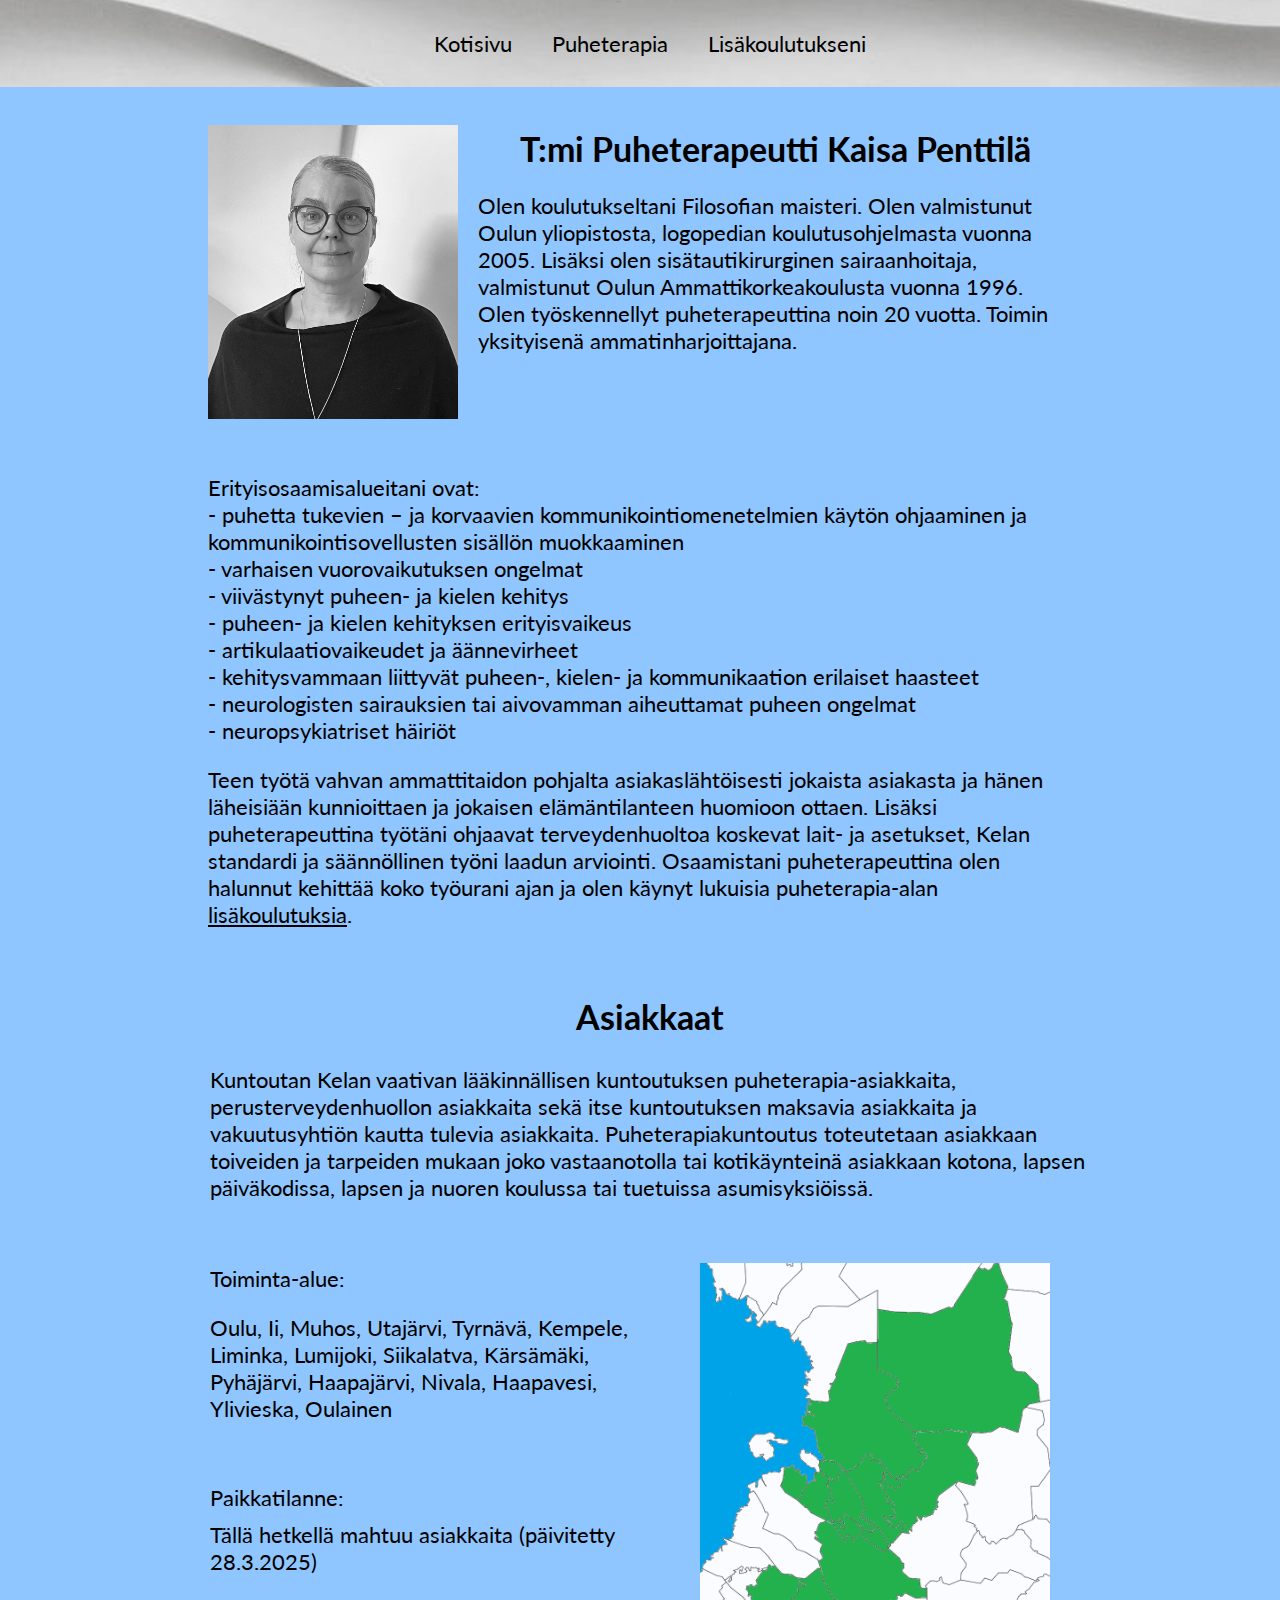
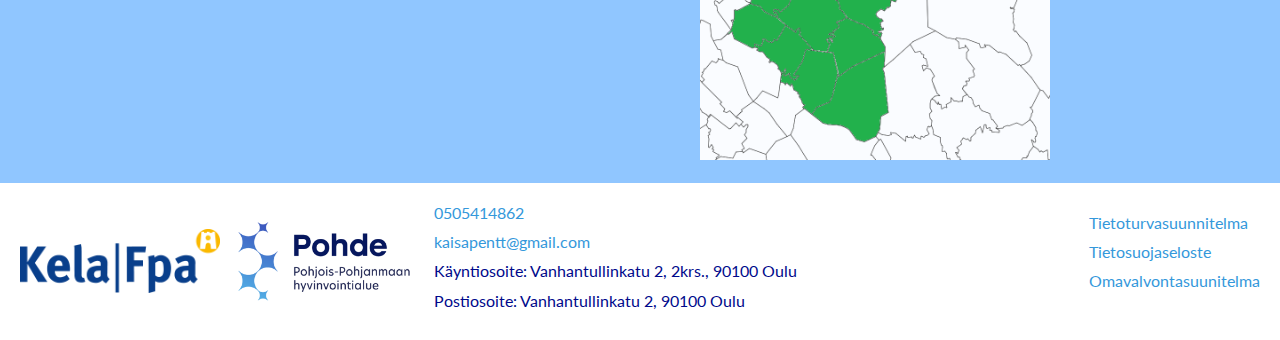
<file: index.html>
<!DOCTYPE html>
<html lang="fi">
<head>
    
    
    <meta charset="UTF-8">
    <meta name="viewport" content="width=device-width, initial-scale=1.0">
    <meta name="description" content="Puheterapeutti Kaisa Penttilä tarjoaa puheterapiaa Oulussa ja lähikunnissa. Erityisosaamisalueet: kommunikointi, puheen ja kielen kehitys, neurologiset sairaudet.">
    <meta name="keywords" content="puheterapia, puhe, kieli, logopedia, puheterapeutti, Oulu, varhainen vuorovaikutus, erityisvaikeudet, neurologia">
    <meta name="author" content="Kaisa Penttilä">
    <meta property="og:type" content="website">
    <meta property="og:title" content="Puheterapeutti Kaisa Penttilä">
    <meta property="og:description" content="Puheterapiaa Oulussa ja lähikunnissa. Erityisosaamisalueet: kommunikointi, puheen ja kielen kehitys.">
    <meta property="og:url" content="https://puheterapeuttikaisapenttilä.fi">

    <link rel="icon" type="image/png" href="favicon.ico">
    <link href="https://fonts.googleapis.com/css2?family=Lato:wght@400;700&display=swap" rel="stylesheet">
    <!-- Linkki ulkoiseen CSS-tiedostoon -->
    <link rel="stylesheet" href="style.css">
    <link rel="stylesheet" href="https://cdnjs.cloudflare.com/ajax/libs/font-awesome/6.5.1/css/all.min.css">

    <title>T:mi Puheterapeutti Kaisa Penttilä</title>
    <meta name="description" content="Puheterapeutti Kaisa Penttilä tarjoaa asiakaslähtöistä puheterapiaa Oulussa ja lähikunnissa. Erityisosaamisalueet: puhe, kieli ja kommunikointi.">

</head>
<body>

    <!-- Header -->
    <div class="header">
        <div class="left"></div>
        <div class="right">
            <li><a href="index.html">Kotisivu</a></li>
            <li><a href="puheterapia.html">Puheterapia</a></li>
            <li><a href="lisäkoulutukset.html">Lisäkoulutukseni</a></li>
        </div>
    </div>

    <div class="topnav">
        <p>Kaisa Penttilä </p>
        <div id="myLinks">
          <a href="index.html">Kotisivu</a>
          <a href="puheterapia.html">Puheterapia</a>
          <a href="lisäkoulutukset.html">Lisäkoulutukseni</a>         
        </div>
        <a href="javascript:void(0);" class="icon" onclick="myFunction()">
          <i class="fa fa-bars"></i>
        </a>
    </div>
      

      
    <!-- Pääsisältö -->
    <div class="content-wrapper">   
        
        
        <div class="esittely">
            <div class="image">
                <img src="k1.jpg" alt="Kaisa Penttilä, puheterapeutti, Oulu" class="face-image">
                <img src="k1.jpg" alt="Kaisa Penttilä, puheterapeutti, Oulu" class="face-image-mobile">
            </div>
            <div class="text">
                <h1>T:mi Puheterapeutti Kaisa Penttilä</h1>
                <p>
                    Olen koulutukseltani Filosofian maisteri. Olen valmistunut Oulun yliopistosta, logopedian
                    koulutusohjelmasta vuonna 2005. Lisäksi olen sisätautikirurginen sairaanhoitaja,
                    valmistunut Oulun Ammattikorkeakoulusta vuonna 1996. Olen työskennellyt
                    puheterapeuttina noin 20 vuotta. Toimin yksityisenä ammatinharjoittajana.
                </p>
            </div>
        </div>    
       
       
        <div class="esittely2">      
            
            <div class="text">   
                <ul>   
                    <li>Erityisosaamisalueitani ovat:
                    
                    <li>- puhetta tukevien – ja korvaavien kommunikointiomenetelmien käytön ohjaaminen ja kommunikointisovellusten sisällön muokkaaminen
                    <li>- varhaisen vuorovaikutuksen ongelmat
                    <li>- viivästynyt puheen- ja kielen kehitys
                    <li>- puheen- ja kielen kehityksen erityisvaikeus
                    <li>- artikulaatiovaikeudet ja äännevirheet
                    <li>- kehitysvammaan liittyvät puheen-, kielen- ja kommunikaation erilaiset haasteet
                    <li>- neurologisten sairauksien tai aivovamman aiheuttamat puheen ongelmat
                    <li>- neuropsykiatriset häiriöt
                </ul>        
                
                <p>    
                    Teen työtä vahvan ammattitaidon pohjalta asiakaslähtöisesti jokaista asiakasta ja hänen
                    läheisiään kunnioittaen ja jokaisen elämäntilanteen huomioon ottaen. Lisäksi
                    puheterapeuttina työtäni ohjaavat terveydenhuoltoa koskevat lait- ja asetukset, Kelan
                    standardi ja säännöllinen työni laadun arviointi. Osaamistani puheterapeuttina olen
                    halunnut kehittää koko työurani ajan ja olen käynyt lukuisia puheterapia-alan
                    <a href="lisäkoulutukset.html"class="a3">lisäkoulutuksia</a>.
                </p>
            </div>

        </div>

        <div class="asiakkaat"> 
           
            <div class="text">
                
                
                    <h2>Asiakkaat</h2>
                
                <p>
                    Kuntoutan Kelan vaativan lääkinnällisen kuntoutuksen puheterapia-asiakkaita,
                    perusterveydenhuollon asiakkaita sekä itse kuntoutuksen maksavia asiakkaita ja
                    vakuutusyhtiön kautta tulevia asiakkaita. Puheterapiakuntoutus toteutetaan asiakkaan
                    toiveiden ja tarpeiden mukaan joko vastaanotolla tai kotikäynteinä asiakkaan kotona,
                    lapsen päiväkodissa, lapsen ja nuoren koulussa tai tuetuissa asumisyksiöissä.
                </p>  
            </div>
       
        </div>


        <div class="toiminta-alue">
            <div class="text">
                <p>   
                    Toiminta-alue:
                </p>
                <p>    
                    Oulu, Ii, Muhos, Utajärvi, Tyrnävä, Kempele, Liminka, Lumijoki, Siikalatva,
                    Kärsämäki, Pyhäjärvi, Haapajärvi, Nivala, Haapavesi, Ylivieska, Oulainen
                </p>
                <ul>
                    <li>Paikkatilanne: </il> 
                    <li><span id="content"></span> </il> 
                </ul>    
            </div> 
            
            <div class="image"> 
                <img src="kartta.png" alt="Kuva" class="map-image">
            </div>
        </div>
    

    

        <div class="toiminta-alue-mobiili">
            <div class="text">   
                <p>   
                    Toiminta-alue:
                </p>
                <p>   
                    Oulu, Ii, Muhos, Utajärvi, Tyrnävä, Kempele, Liminka, Lumijoki, Siikalatva,
                    Kärsämäki, Pyhäjärvi, Haapajärvi, Nivala, Haapavesi, Ylivieska, Oulainen
                </p>
            </div>
        </div>
        
        <div class="kartta-mobiili"></div>
            <div class="image"> 
                <img src="kartta.png" alt="Kuva" class="map-mobile">
            </div>
        </div>    
        
        <div class="paikkatilanne-mobiili">    
            <div class="text">
                <p>
                    Paikkatilanne: Tällä hetkellä mahtuu asiakkaita (päivitetty 28.3.2025)
                </p>   
            </div>
        </div>

        
    </div>

        <!-- Footer -->
    <div class="footer">
        <div class="images">
            <img src="kela.png" alt="Kela logo" class="logo-image">
            <img src="pohde.png" alt="Pohde logo" class="logo-image">
        </div>
        <div class="text">
            <ul class="bottom-info">
                <li><a href="tel:0505414862">0505414862</a></li>
                <li><a href="mailto:kaisapentt@gmail.com">kaisapentt@gmail.com</a></li>
                <li>Käyntiosoite: Vanhantullinkatu 2, 2krs., 90100 Oulu</li>
                <li>Postiosoite: Vanhantullinkatu 2, 90100 Oulu</li>
            </ul>
            <!-- Uusi tietoturvailmoitus class -->
            <ul class="security-info">
                <li><a href="tietoturva.pdf" target="_blank">Tietoturvasuunnitelma</a></li>
                <li><a href="tietosuojaseloste.pdf" target="_blank">Tietosuojaseloste</a></li>
                <li><a href="omavalvonta.pdf" target="_blank">Omavalvontasuunitelma</a></li>
            </ul>
        </div>
    </div>

<!-- javascript -->

    <script>
    function myFunction() {
      var x = document.getElementById("myLinks");
      if (x.style.display === "block") {
        x.style.display = "none";
      } else {
        x.style.display = "block";
      }
    }
    
    //asikastieto teksti tiedostosta
    fetch('astilanne.txt')
    .then(response => response.text())
    .then(text => document.getElementById('content').innerText = text)
    .catch(error => console.error('Virhe ladattaessa sisältöä:', error));
    </script>

</body>
</html>
</file>
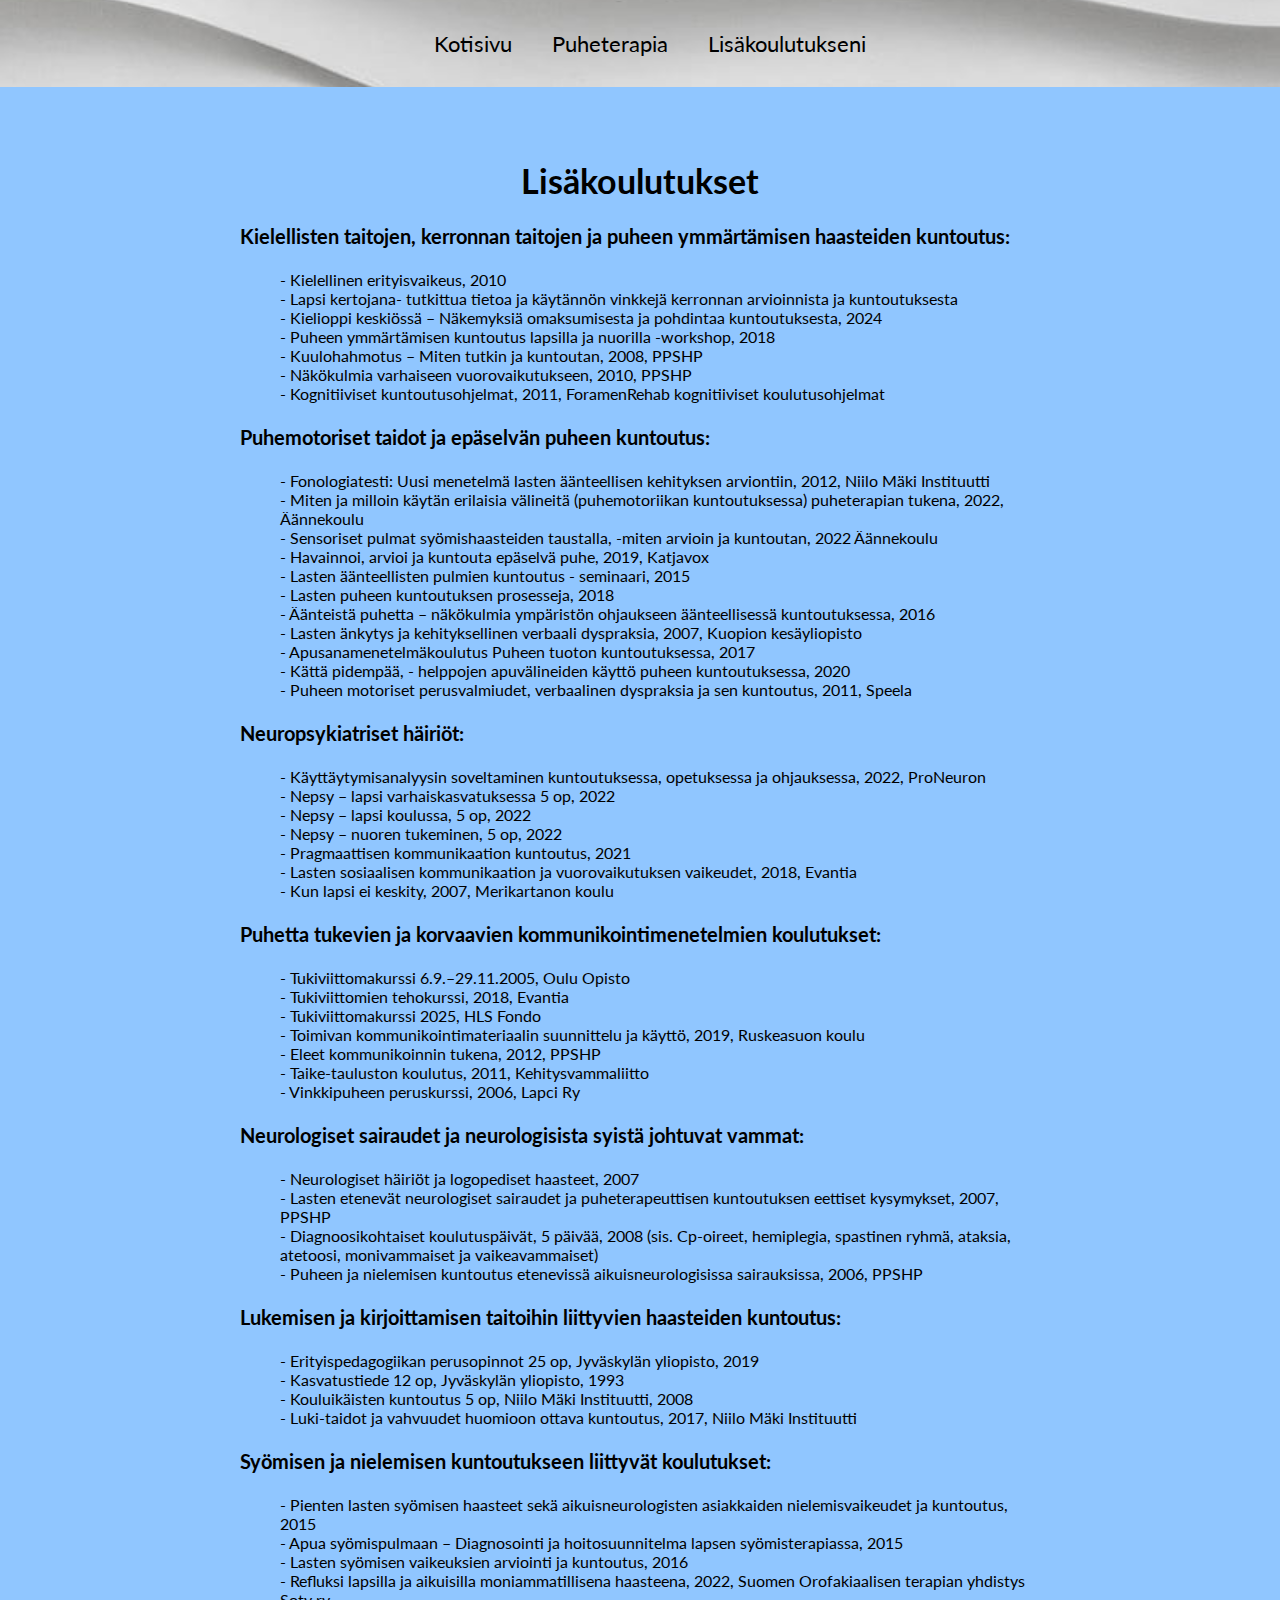
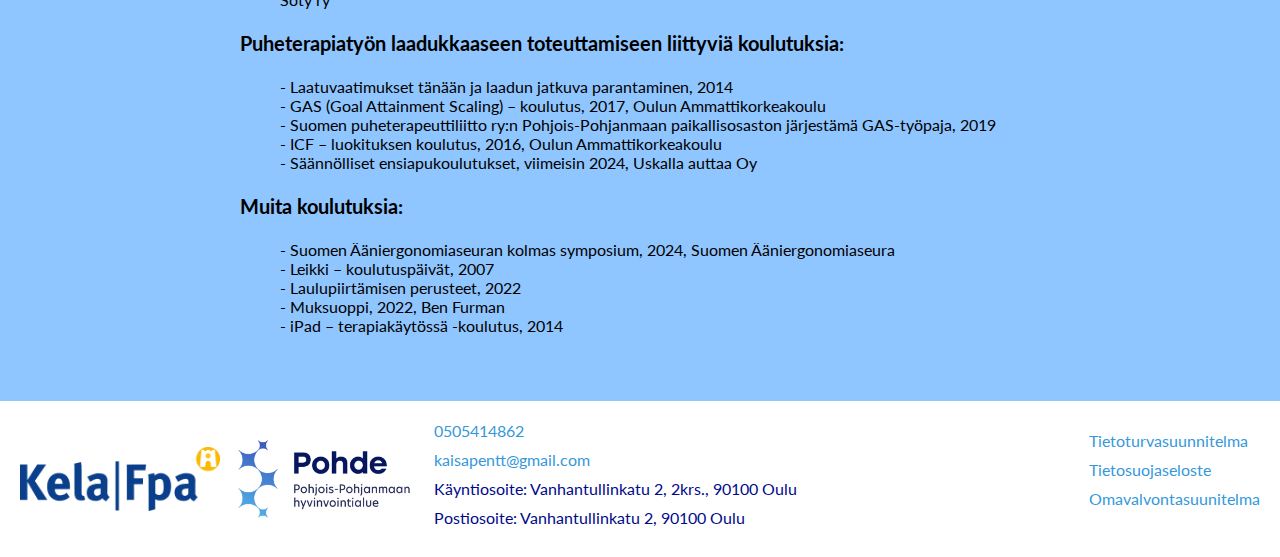
<file: lisäkoulutukset.html>
<!DOCTYPE html>
<html lang="fi">
    <head>
        <meta charset="UTF-8">
        <meta name="viewport" content="width=device-width, initial-scale=1.0">
        <title>Etusivu</title>
        <link href="https://fonts.googleapis.com/css2?family=Lato:wght@400;700&display=swap" rel="stylesheet">
        <!-- Linkki ulkoiseen CSS-tiedostoon -->
        <link rel="stylesheet" href="style.css">
        <link rel="stylesheet" href="https://cdnjs.cloudflare.com/ajax/libs/font-awesome/6.5.1/css/all.min.css">
    </head>
<body>

    <!-- Header -->
    <div class="header">
        <div class="left"></div>
        <div class="right">
            <li><a href="index.html">Kotisivu</a></li>
            <li><a href="puheterapia.html">Puheterapia</a></li>
            <li><a href="lisäkoulutukset.html">Lisäkoulutukseni</a></li>
        </div>
    </div>

    <div class="topnav">
        <p> Lisäkoulutukset </p>
        <div id="myLinks">
          <a href="index.html">Kotisivu</a>
          <a href="puheterapia.html">Puheterapia</a>
          <a href="lisäkoulutukset.html">Lisäkoulutukseni</a>
        </div>
        <a href="javascript:void(0);" class="icon" onclick="myFunction()">
          <i class="fa fa-bars"></i>
        </a>
    </div>


     <!-- Pääsisältö -->
     <div class="koulutukset-content">
        <div class="text">
            <h1>Lisäkoulutukset</h1>
            <p>
                <h3>Kielellisten taitojen, kerronnan taitojen ja puheen ymmärtämisen haasteiden kuntoutus:</h3>
            </p>
            <ul> 
                <li>- Kielellinen erityisvaikeus, 2010</li>
                <li>- Lapsi kertojana- tutkittua tietoa ja käytännön vinkkejä kerronnan arvioinnista ja kuntoutuksesta</li>
                <li>- Kielioppi keskiössä – Näkemyksiä omaksumisesta ja pohdintaa kuntoutuksesta, 2024</li>
                <li>- Puheen ymmärtämisen kuntoutus lapsilla ja nuorilla -workshop, 2018</li>
                <li>- Kuulohahmotus – Miten tutkin ja kuntoutan, 2008, PPSHP</li>
                <li>- Näkökulmia varhaiseen vuorovaikutukseen, 2010, PPSHP</li>
                <li>- Kognitiiviset kuntoutusohjelmat, 2011, ForamenRehab kognitiiviset koulutusohjelmat</li>
            </ul>
            
            
            
            <p>
                <h3>Puhemotoriset taidot ja epäselvän puheen kuntoutus:</h3>
            </p>
           
            <ul>
                <li>- Fonologiatesti: Uusi menetelmä lasten äänteellisen kehityksen arviontiin, 2012, Niilo Mäki Instituutti</li>
                <li>- Miten ja milloin käytän erilaisia välineitä (puhemotoriikan kuntoutuksessa) puheterapian tukena, 2022, Äännekoulu</li>
                <li>- Sensoriset pulmat syömishaasteiden taustalla, -miten arvioin ja kuntoutan, 2022 Äännekoulu</li>
                <li>- Havainnoi, arvioi ja kuntouta epäselvä puhe, 2019, Katjavox</li>
                <li>- Lasten äänteellisten pulmien kuntoutus - seminaari, 2015</li>
                <li> - Lasten puheen kuntoutuksen prosesseja, 2018</li>
                <li> - Äänteistä puhetta – näkökulmia ympäristön ohjaukseen äänteellisessä kuntoutuksessa, 2016</li>
                <li> - Lasten änkytys ja kehityksellinen verbaali dyspraksia, 2007, Kuopion kesäyliopisto</li>
                <li> - Apusanamenetelmäkoulutus Puheen tuoton kuntoutuksessa, 2017</li>
                <li> - Kättä pidempää, - helppojen apuvälineiden käyttö puheen kuntoutuksessa, 2020</li>
                <li> - Puheen motoriset perusvalmiudet, verbaalinen dyspraksia ja sen kuntoutus, 2011, Speela</li>
            </ul>
        
        
            <p>
                <h3>Neuropsykiatriset häiriöt:</h3>
            </p>
            <ul>
                <li>- Käyttäytymisanalyysin soveltaminen kuntoutuksessa, opetuksessa ja ohjauksessa, 2022, ProNeuron</li>
                <li>- Nepsy – lapsi varhaiskasvatuksessa 5 op, 2022</li>
                <li>- Nepsy – lapsi koulussa, 5 op, 2022</li>
                <li>- Nepsy – nuoren tukeminen, 5 op, 2022</li>
                <li>- Pragmaattisen kommunikaation kuntoutus, 2021</li>
                <li>- Lasten sosiaalisen kommunikaation ja vuorovaikutuksen vaikeudet, 2018, Evantia</li>
                <li>- Kun lapsi ei keskity, 2007, Merikartanon koulu</li>
            </ul>
            
            <p>
                <h3>Puhetta tukevien ja korvaavien kommunikointimenetelmien koulutukset:</h3>
            </p>
            <ul>
                <li>- Tukiviittomakurssi 6.9.–29.11.2005, Oulu Opisto</li>
                <li>- Tukiviittomien tehokurssi, 2018, Evantia</li>
                <li>- Tukiviittomakurssi 2025, HLS Fondo</li>
                <li>- Toimivan kommunikointimateriaalin suunnittelu ja käyttö, 2019, Ruskeasuon koulu</li>
                <li>- Eleet kommunikoinnin tukena, 2012, PPSHP</li>
                <li>- Taike-tauluston koulutus, 2011, Kehitysvammaliitto</li>
                <li>- Vinkkipuheen peruskurssi, 2006, Lapci Ry</li>
            </ul>
            
            <p>
                <h3>Neurologiset sairaudet ja neurologisista syistä johtuvat vammat:</h3>
            </p>
            <ul>
                <li>- Neurologiset häiriöt ja logopediset haasteet, 2007</li>
                <li>- Lasten etenevät neurologiset sairaudet ja puheterapeuttisen kuntoutuksen eettiset kysymykset, 2007, PPSHP</li>
                <li>- Diagnoosikohtaiset koulutuspäivät, 5 päivää, 2008 (sis. Cp-oireet, hemiplegia, spastinen ryhmä, ataksia, atetoosi, monivammaiset ja vaikeavammaiset)</li>
                <li>- Puheen ja nielemisen kuntoutus etenevissä aikuisneurologisissa sairauksissa, 2006, PPSHP</li>
            </ul>
            
            <p>
                <h3>Lukemisen ja kirjoittamisen taitoihin liittyvien haasteiden kuntoutus:</h3>
            </p>
            <ul>
                <li>- Erityispedagogiikan perusopinnot 25 op, Jyväskylän yliopisto, 2019</li>
                <li>- Kasvatustiede 12 op, Jyväskylän yliopisto, 1993</li>
                <li>- Kouluikäisten kuntoutus 5 op, Niilo Mäki Instituutti, 2008</li>
                <li>- Luki-taidot ja vahvuudet huomioon ottava kuntoutus, 2017, Niilo Mäki Instituutti</li>
            </ul>
            
            <p>
                <h3>Syömisen ja nielemisen kuntoutukseen liittyvät koulutukset:</h3>
            </p>
            <ul>
                <li>- Pienten lasten syömisen haasteet sekä aikuisneurologisten asiakkaiden nielemisvaikeudet ja kuntoutus, 2015</li>
                <li>- Apua syömispulmaan – Diagnosointi ja hoitosuunnitelma lapsen syömisterapiassa, 2015</li>
                <li>- Lasten syömisen vaikeuksien arviointi ja kuntoutus, 2016</li>
                <li>- Refluksi lapsilla ja aikuisilla moniammatillisena haasteena, 2022, Suomen Orofakiaalisen terapian yhdistys Soty ry</li>
            </ul>
            
            <p>
                <h3>Puheterapiatyön laadukkaaseen toteuttamiseen liittyviä koulutuksia:</h3>
            </p>
            <ul>
                <li>- Laatuvaatimukset tänään ja laadun jatkuva parantaminen, 2014</li>
                <li>- GAS (Goal Attainment Scaling) – koulutus, 2017, Oulun Ammattikorkeakoulu</li>
                <li>- Suomen puheterapeuttiliitto ry:n Pohjois-Pohjanmaan paikallisosaston järjestämä GAS-työpaja, 2019</li>
                <li>- ICF – luokituksen koulutus, 2016, Oulun Ammattikorkeakoulu</li>
                <li>- Säännölliset ensiapukoulutukset, viimeisin 2024, Uskalla auttaa Oy</li>
            </ul>
            
            <p>
                <h3>Muita koulutuksia:</h3>
            </p>
            <ul>
                <li>- Suomen Ääniergonomiaseuran kolmas symposium, 2024, Suomen Ääniergonomiaseura</li>
                <li>- Leikki – koulutuspäivät, 2007</li>
                <li>- Laulupiirtämisen perusteet, 2022</li>
                <li>- Muksuoppi, 2022, Ben Furman</li>
                <li>- iPad – terapiakäytössä -koulutus, 2014</li>
            </ul>


        </div>
    </div>

    <!-- Footer -->
    <div class="footer">
        <div class="images">
            <img src="kela.png" alt="Kela logo" class="logo-image">
            <img src="pohde.png" alt="Pohde logo 1" class="logo-image">
        </div>
        <div class="text">
            <ul class="bottom-info">
                <li><a href="tel:0505414862">0505414862</a></li>
                <li><a href="mailto:kaisapentt@gmail.com">kaisapentt@gmail.com</a></li>
                <li>Käyntiosoite: Vanhantullinkatu 2, 2krs., 90100 Oulu</li>
                <li>Postiosoite: Vanhantullinkatu 2, 90100 Oulu</li>
            </ul>
            <!-- Uusi tietoturvailmoitus class -->
            <ul class="security-info">
                <li><a href="tietoturva.pdf" target="_blank">Tietoturvasuunnitelma</a></li>
                <li><a href="tietosuojaseloste.pdf" target="_blank">Tietosuojaseloste</a></li>
                <li><a href="omavalvonta.pdf" target="_blank">Omavalvontasuunitelma</a></li>
            </ul>
        </div>
    </div>

    <!-- javascript -->

    <script>
    function myFunction() {
        var x = document.getElementById("myLinks");
        if (x.style.display === "block") {
        x.style.display = "none";
        } else {
        x.style.display = "block";
        }
    }
    </script>
    

        
    </body>
    </html>
</file>
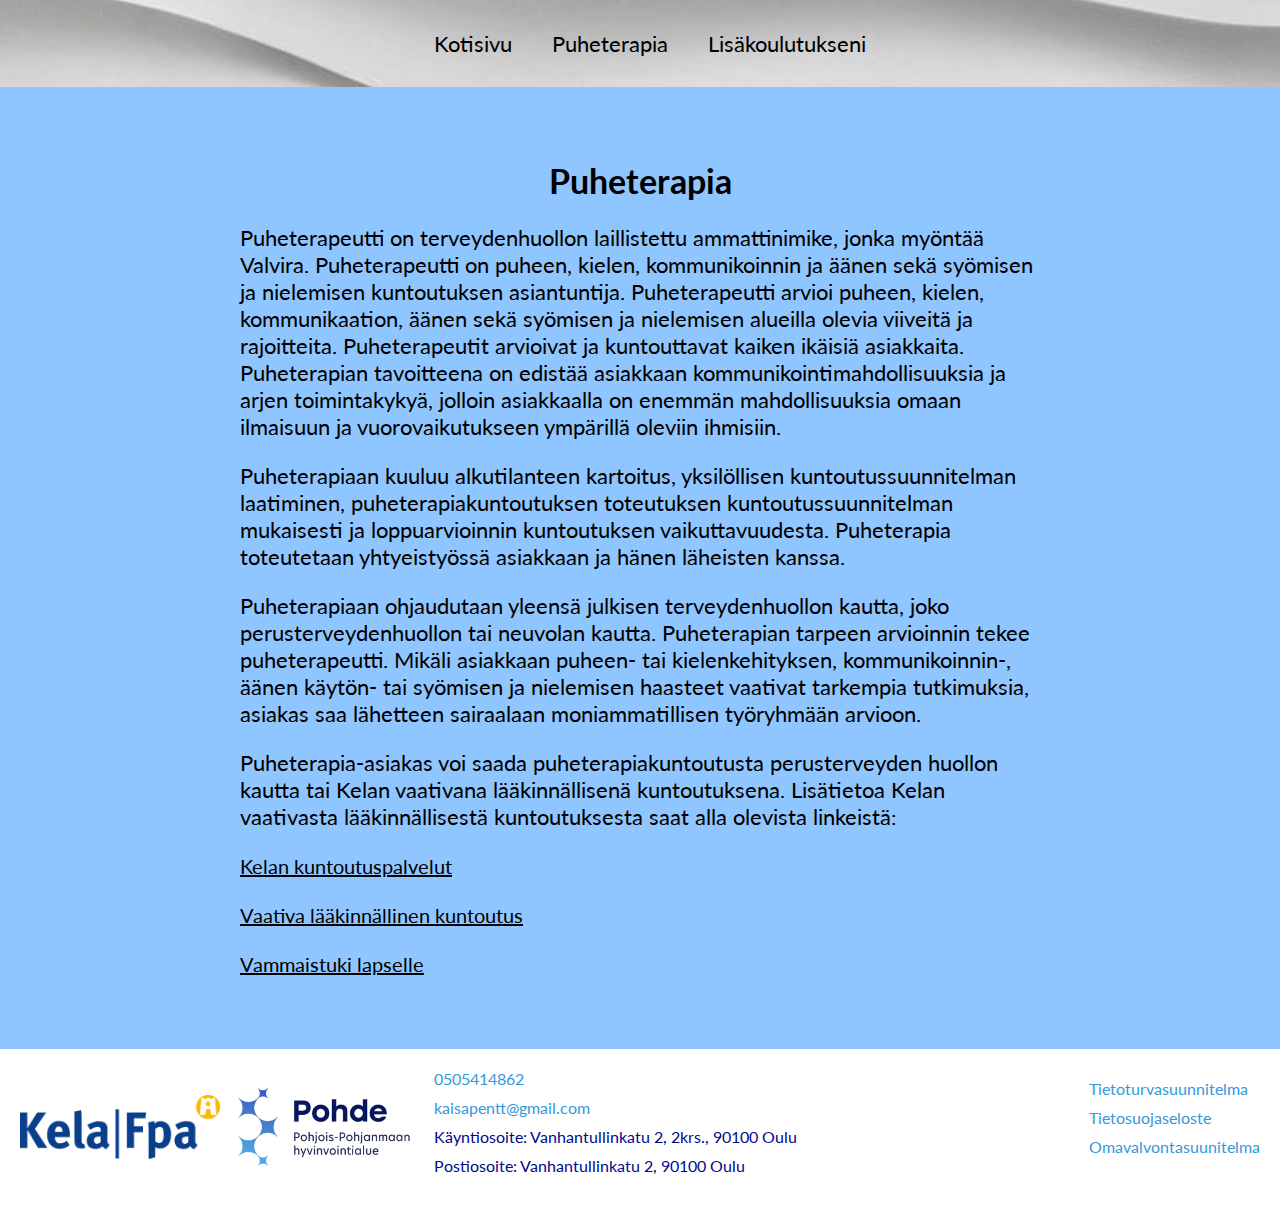
<file: puheterapia.html>
<!DOCTYPE html>
<html lang="fi">
    <head>
        <meta charset="UTF-8">
        <meta name="viewport" content="width=device-width, initial-scale=1.0">
        <title>Etusivu</title>
        <link href="https://fonts.googleapis.com/css2?family=Lato:wght@400;700&display=swap" rel="stylesheet">
        <!-- Linkki ulkoiseen CSS-tiedostoon -->
        <link rel="stylesheet" href="style.css">
        <link rel="stylesheet" href="https://cdnjs.cloudflare.com/ajax/libs/font-awesome/6.5.1/css/all.min.css">
    </head>
<body>

    <!-- Header -->
    <div class="header">
        <div class="left"></div>
        <div class="right">
            <li><a href="index.html">Kotisivu</a></li>
            <li><a href="puheterapia.html">Puheterapia</a></li>
            <li><a href="lisäkoulutukset.html">Lisäkoulutukseni</a></li>
        </div>
    </div>

    <div class="topnav">
        <p> Puheterapia </p>
        <div id="myLinks">
          <a href="index.html">Kotisivu</a>
          <a href="puheterapia.html">Puheterapia</a>
          <a href="lisäkoulutukset.html">Lisäkoulutukseni</a>
        </div>
        <a href="javascript:void(0);" class="icon" onclick="myFunction()">
          <i class="fa fa-bars"></i>
        </a>
    </div>


    <!-- Pääsisältö -->
    <div class="puheterapia-content">
        <div class="text">
            <h1>Puheterapia</h1>
            <p>
                Puheterapeutti on terveydenhuollon laillistettu ammattinimike, jonka myöntää Valvira.
                Puheterapeutti on puheen, kielen, kommunikoinnin ja äänen sekä syömisen ja nielemisen
                kuntoutuksen asiantuntija. Puheterapeutti arvioi puheen, kielen, kommunikaation, äänen
                sekä syömisen ja nielemisen alueilla olevia viiveitä ja rajoitteita. Puheterapeutit arvioivat ja
                kuntouttavat kaiken ikäisiä asiakkaita. Puheterapian tavoitteena on edistää asiakkaan
                kommunikointimahdollisuuksia ja arjen toimintakykyä, jolloin asiakkaalla on enemmän
                mahdollisuuksia omaan ilmaisuun ja vuorovaikutukseen ympärillä oleviin ihmisiin.
            </p>

            <p>
                Puheterapiaan kuuluu alkutilanteen kartoitus, yksilöllisen kuntoutussuunnitelman
                laatiminen, puheterapiakuntoutuksen toteutuksen kuntoutussuunnitelman mukaisesti ja
                loppuarvioinnin kuntoutuksen vaikuttavuudesta. Puheterapia toteutetaan yhtyeistyössä
                asiakkaan ja hänen läheisten kanssa.
            </p>
            
            <p>
                Puheterapiaan ohjaudutaan yleensä julkisen terveydenhuollon kautta, joko
                perusterveydenhuollon tai neuvolan kautta. Puheterapian tarpeen arvioinnin tekee
                puheterapeutti. Mikäli asiakkaan puheen- tai kielenkehityksen, kommunikoinnin-, äänen
                käytön- tai syömisen ja nielemisen haasteet vaativat tarkempia tutkimuksia, asiakas saa
                lähetteen sairaalaan moniammatillisen työryhmään arvioon.
            </p>
            
            <p>
                Puheterapia-asiakas voi saada puheterapiakuntoutusta perusterveyden huollon kautta tai
                Kelan vaativana lääkinnällisenä kuntoutuksena. Lisätietoa Kelan vaativasta
                lääkinnällisestä kuntoutuksesta saat alla olevista linkeistä:
            </p>

            
            <p><a href="https://www.kela.fi/kuntoutuspalvelut" class="a2" target="_blank">Kelan kuntoutuspalvelut</a></p>
            <p><a href="https://www.kela.fi/vaativa-laakinnallinen-kuntoutus" class="a2" target="_blank">Vaativa lääkinnällinen kuntoutus</a></p>
            <p><a href="https://www.kela.fi/vammaistuki-lapselle" class="a2" target="_blank">Vammaistuki lapselle</a></p>
            


        </div>
    </div>

        <!-- Footer -->
    <div class="footer">
        <div class="images">
            <img src="kela.png" alt="Kela logo" class="logo-image">
            <img src="pohde.png" alt="Pohde logo" class="logo-image">
        </div>
        <div class="text">
            <ul class="bottom-info">
                <li><a href="tel:0505414862">0505414862</a></li>
                <li><a href="mailto:kaisapentt@gmail.com">kaisapentt@gmail.com</a></li>
                <li>Käyntiosoite: Vanhantullinkatu 2, 2krs., 90100 Oulu</li>
                <li>Postiosoite: Vanhantullinkatu 2, 90100 Oulu</li>
            </ul>
            <!-- Uusi tietoturvailmoitus class -->
            <ul class="security-info">
                <li><a href="tietoturva.pdf" target="_blank">Tietoturvasuunnitelma</a></li>
                <li><a href="tietosuojaseloste.pdf" target="_blank">Tietosuojaseloste</a></li>
                <li><a href="omavalvonta.pdf" target="_blank">Omavalvontasuunitelma</a></li>
            </ul>
        </div>
    </div>

    <!-- javascript -->

    <script>
    function myFunction() {
        var x = document.getElementById("myLinks");
        if (x.style.display === "block") {
        x.style.display = "none";
        } else {
        x.style.display = "block";
        }
    }
    </script>

        
    </body>
    </html>
</file>
<file: style.css>
:root {

    --lightblue:#90c6ff;
    --white:#fdfdfd; 
    --background-color: var(--lightblue);
    
}

/* Yleinen tyylitiedosto */
body {
    font-family: 'Lato', sans-serif;
    margin: 0;
    padding: 0;
    background-color: var(--lightblue);
    display: flex;
    flex-direction: column;
    min-height: 100vh; /* Varmistaa, että sivu vie koko näytön korkeuden */
}







/*------------------------------------------------------*/
/*                      HEADER                          */
/*------------------------------------------------------*/

.header {
    background-image: url('aalto.jpg'); /* Korvaa oikealla kuvan polulla */
    background-size: cover; /* Skaalaa kuvan täyttämään headerin */
    background-position: center; /* Asettaa kuvan keskelle */
    background-repeat: no-repeat; /* Estää kuvan toistumisen */
    color: rgb(0, 0, 0);
    padding: 30px 50px;
    display: flex
    justify-content: flex-start;S
    align-items: center;
}

/* Header vasemman puolen teksti */
.header .left {
    font-size: 20px;

}

.header .right {
    display: flex;
    justify-content: center; /* Keskittää linkit vaakasuunnassa */
    align-items: center;     /* Keskittää linkit pystysuunnassa */
    gap: 20px;  
    f     
}

/* Header oikean puolen linkit */
.header .right a {
    color: rgb(0, 0, 0);
    text-decoration: none;
    margin-left: 20px;
    text-align: center;
    font-size: 22px; /* Kasvatettu fonttikoko */
}

.header .right a:hover {
    text-decoration: none;
}

.header .right li {
    list-style: none; /* Varmistaa, että yksittäiset `<li>`-elementit eivät näytä bulletteja */
    
}

.hamburger-menu {
    flex-direction: column;
    cursor: pointer;
}

.hamburger-menu span {
    background: black;
    width: 30px;
    height: 4px;
    margin: 5px;
    border-radius: 2px;
}


/*------------------------------------------------------*/
/*                      SISÄLLÖT                        */
/*------------------------------------------------------*/

/*--------etusivu---------*/

/* kuvat */
.face-image {
    width: 250px;
    height: auto;
    margin-top: 20px;
    margin-right:20px;
}

.face-image-mobile {
    width: 250px;
    height: auto;
    margin-top: 20px;
    margin-right:20px;
    display: block; /* Makes the image a block-level element */
    margin: 0 auto; /* Centers the image horizontally */
    
}

.map-image {
    width: 350px;
    height: auto;
    margin-top: 20px;
    margin-right:20px;
}

.map-mobile{
    width: 350px;
    height: auto;
    margin-top: 20px;
    margin-left: auto;
    margin-right: auto;
    display: block;
}


/* Wrapper for content to limit width */
.content-wrapper {
    max-width: 900px;
    margin: 0 auto; /* Centers the content horizontally */
    padding: 0 20px; /* Optional: adds padding on the left and right for better spacing */
}


.esittely {
    padding: 2%;
    display: flex;
}

div.esittely{
    text-align: left; 
    background: var(--background-color); 
}

.esittely .text {
    flex: 2;
    color: rgb(0, 0, 0)
    
    
}


.esittely2{
    padding: 2%;
    display: flex;
    background: var(--background-color); 
}

div.esittely2{
    text-align: left;  
}

.esittely2 .text {
    flex: 2;
    color: rgb(0, 0, 0)
}

.esittely2 .text ul {
    list-style: none; 
    padding-left: 0; 
    margin-left: 0;   
}

.esittely2 .text li {
    list-style: none;
    font-size: 22px;
}

.asiakkaat{
    display: flex;
    padding-left: 20px;
    background: var(--background-color); 
}

.toiminta-alue {
    display: flex;
    padding: 20px;
    gap: 50px;
    background: var(--background-color); 
}

.toiminta-alue .text ul {
    list-style: none; 
    padding-left: 0px;  
    padding-top: 30px;
    margin-left: 0;   
}

.toiminta-alue .text li {
    list-style: none;
    font-size: 22px;
    padding-top: 10px;
}


.toiminta-alue-mobiili {
    padding: 2%;
    display: flex;
}

.toiminta-alue-mobiili .text {
    flex: 2;
    color: rgb(0, 0, 0)
}

.toiminta-alue-mobiili .text ul {
    list-style: none; 
    padding-left: 0;  
    margin-left: 0;   
}

.toiminta-alue-mobiili .text li {
    list-style: none;
    font-size: 22px;
}


div.toiminta-alue-mobiili{
    text-align: left;  
}

.toiminta-alue-mobiili .text {
    flex: 2;
    color: rgb(0, 0, 0)
}

.paikkatilanne-mobiili {
    padding: 2%;
    padding-left: 30px;
    display: flex;
}

.paikkatilanne-mobiili .text {
    flex: 2;
    color: rgb(0, 0, 0)
}



/*--------puheterapia-sivu---------*/

.puheterapia-content {
    padding: 50px;  /* Lisää tilaa kaikille reunoille */
    width: 100%;    /* Leveys mukautuu näytön leveyteen */
    max-width: 900px; /* Enimmäisleveys 800px */
    margin: auto;  /* Keskittää sisällön */
    box-sizing: border-box; 
}


.puheterapia-content .text {
    flex: 2;
    color: rgb(0, 0, 0)
    text-align: left;

}

.puheterapia-content .text li {
    list-style: none;
}


/*--------koulutukset-sivu---------*/

.koulutukset-content {
    padding: 50px;  /* Lisää tilaa kaikille reunoille */
    width: 100%;    /* Leveys mukautuu näytön leveyteen */
    max-width: 900px; /* Enimmäisleveys 800px */
    margin: auto;  /* Keskittää sisällön */
    box-sizing: border-box; /* Varmistaa, että padding otetaan huomioon kokonaisleveyden laskennassa */
}



.koulutukset-content .text {
    flex: 2;
    color: rgb(0, 0, 0)
    text-align: left;

}

.koulutukset-content .text li {
    list-style: none;
}



/*------------------------------------------------------*/
/*                      FOOTER                          */
/*------------------------------------------------------*/

.footer {
    background-color: rgb(255, 255, 255);
    color: rgb(0, 0, 0);
    padding: 20px;
    display: flex;
    justify-content: space-between;
    align-items: center;
    margin-top: auto; /* Tämä varmistaa, että palkki menee alas */
    position: relative; /* Tarvitaan, jotta absolute toimii sisällä */
    
}


/* Alimman palkin kuvat */
.footer .images {
    gap: 10px;
    vertical-align: middle;
}

/* Teksti alimman palkin oikealla puolella */
.footer .text {
    display: flex;
    justify-content: space-between;
    flex: 1;
    gap: 20px;
    color: rgb(0, 9, 139);
}

/* Tekstit vierekkäin */
.footer .text p {
    margin: 0;
    align-self: flex-end;
}

ul.bottom-info {
    list-style: none;
    font-size: 16px;
    line-height: 1.2;
    padding: 0;
    margin: 0;
    padding-right: 10px;
    padding-left: 10px;
}

ul.bottom-info li {
    margin-bottom: 10px;
}


ul.security-info {
    list-style: none;
    font-size: 16px;
    line-height: 1.2;
    padding: 0;
    margin: 0;
    padding-left: 25px;
}

ul.security-info li{
    margin-top: 10px;
    list-style: none;
}



/* logojen tyyli */
.logo-image {
    width: 200px;
    height: auto;
    vertical-align: middle;
}


/*------------------------------------------------------*/
/*                      TYYLIT                          */
/*------------------------------------------------------*/
a {
    color: #3498db; /* Linkin väri */
    text-decoration: none; /* Poistetaan alleviivaus */
    
}

a:hover {
    color: #e74c3c; 
    text-decoration: underline; 
}

.a2 {
    color: #000000; 
    text-decoration: underline; 
    font-size: 20px;
    
    
}

.a2:hover {
    color: #e74c3c; 
    text-decoration: none; 
}

.a3 {
    color: #000000;
    position: relative;
    text-decoration: underline;
  }
  
.a3:hover {
    color: #e74c3c; 
    text-decoration: none; 
}

.a4 {
    color: #3498db; /* Linkin väri */
    text-decoration: none; /* Poistetaan alleviivaus */
    font-size: 60px;
    padding: 20px;
    
}

.a4:hover {
    color: #e74c3c; 
    text-decoration: underline; 
}



h1 {
    text-align: center;
    font-size: 34px;
}

h2 {
    text-align: center;
    padding-bottom: -40px;
    font-size: 34px;
}

h3 {
    text-align: left;
    padding-bottom: px;
    font-size: 20px;
}



p {
    font-size: 22px; 
}



/*------------------------------------------------------*/
/*              Mobiili/työpöytä                        */
/*------------------------------------------------------*/

/*------------header-----------*/

@media (max-width: 768px) {
    
    .nav-links {
        display: none; /* Piilotetaan normaalit linkit */
        flex-direction: column;
        position: absolute;
        top: 60px;
        right: 0;
        background: white;
        width: 200px;
        box-shadow: 0px 4px 10px rgba(0,0,0,0.1);
        padding: 10px;
    }

    .nav-links.active {
        display: flex; /* Näytetään valikko */
    }

    .hamburger-menu {
        display: flex; /* Näytetään hampurilaisvalikko */
    }

    .esittely {
        flex-direction: column; /* Stack content vertically */
        text-align: center; /* Center the content */
    }

    .face-image{
        display: none;
    }

    .esittely h1 {
        display: none; /* Piilottaa otsikon mobiililaitteilla */
    }

    .header{
        display: none;
    }

    .toiminta-alue{
        display: none;
    }


}

@media (min-width: 768px) {

    .topnav{
         display: none;
    }

    .face-image-mobile{
        display: none;
    }

    .toiminta-alue-mobiili{
        display: none;
    }

    .paikkatilanne-mobiili{
        display: none;
    }
    .map-mobile{
        display: none;
    }
}




/*------------------------------------------------------*/
/*                  kapeempi footer                     */
/*------------------------------------------------------*/

@media (max-width: 1094px) {   
    .security-info {
        display: none;
    }
}

@media (min-width: 1094px) {   
    .security-narrow {
        display: none;
    }
}




/*------------------------------------------------------*/
/*                Mobiiliversion header                 */
/*------------------------------------------------------*/


.mobile-container {
    max-width: 480px;
    margin: auto;
    background-color: #555;
    height: 400px;
    color: white;
    border-radius: 10px;
  }
  
  .topnav {
    overflow: hidden;
    background-color: #ffffff;
    position: relative;
  }
  
  .topnav #myLinks {
    display: none;
  }

  .topnav p {
    text-align: center;  
    font-size: 26px;     
    font-weight: bold;    
    margin: 20px 0;      
  }
  
  .topnav a {
    color: rgb(0, 0, 0);    
    text-decoration: none;
    font-size: 22px;
    display: block;
    padding: 10px;
  }
  
  .topnav a.icon {
    background: rgb(255, 255, 255);
    display: block;
    position: absolute;
    right: 0;
    top: 0;
    font-size: 46px; 
  }
  
  .topnav a:hover {
    background-color: #ddd;
    color: black;
  }
  
  .active {
    background-color: #04AA6D;
    color: white;
  }
</file>
